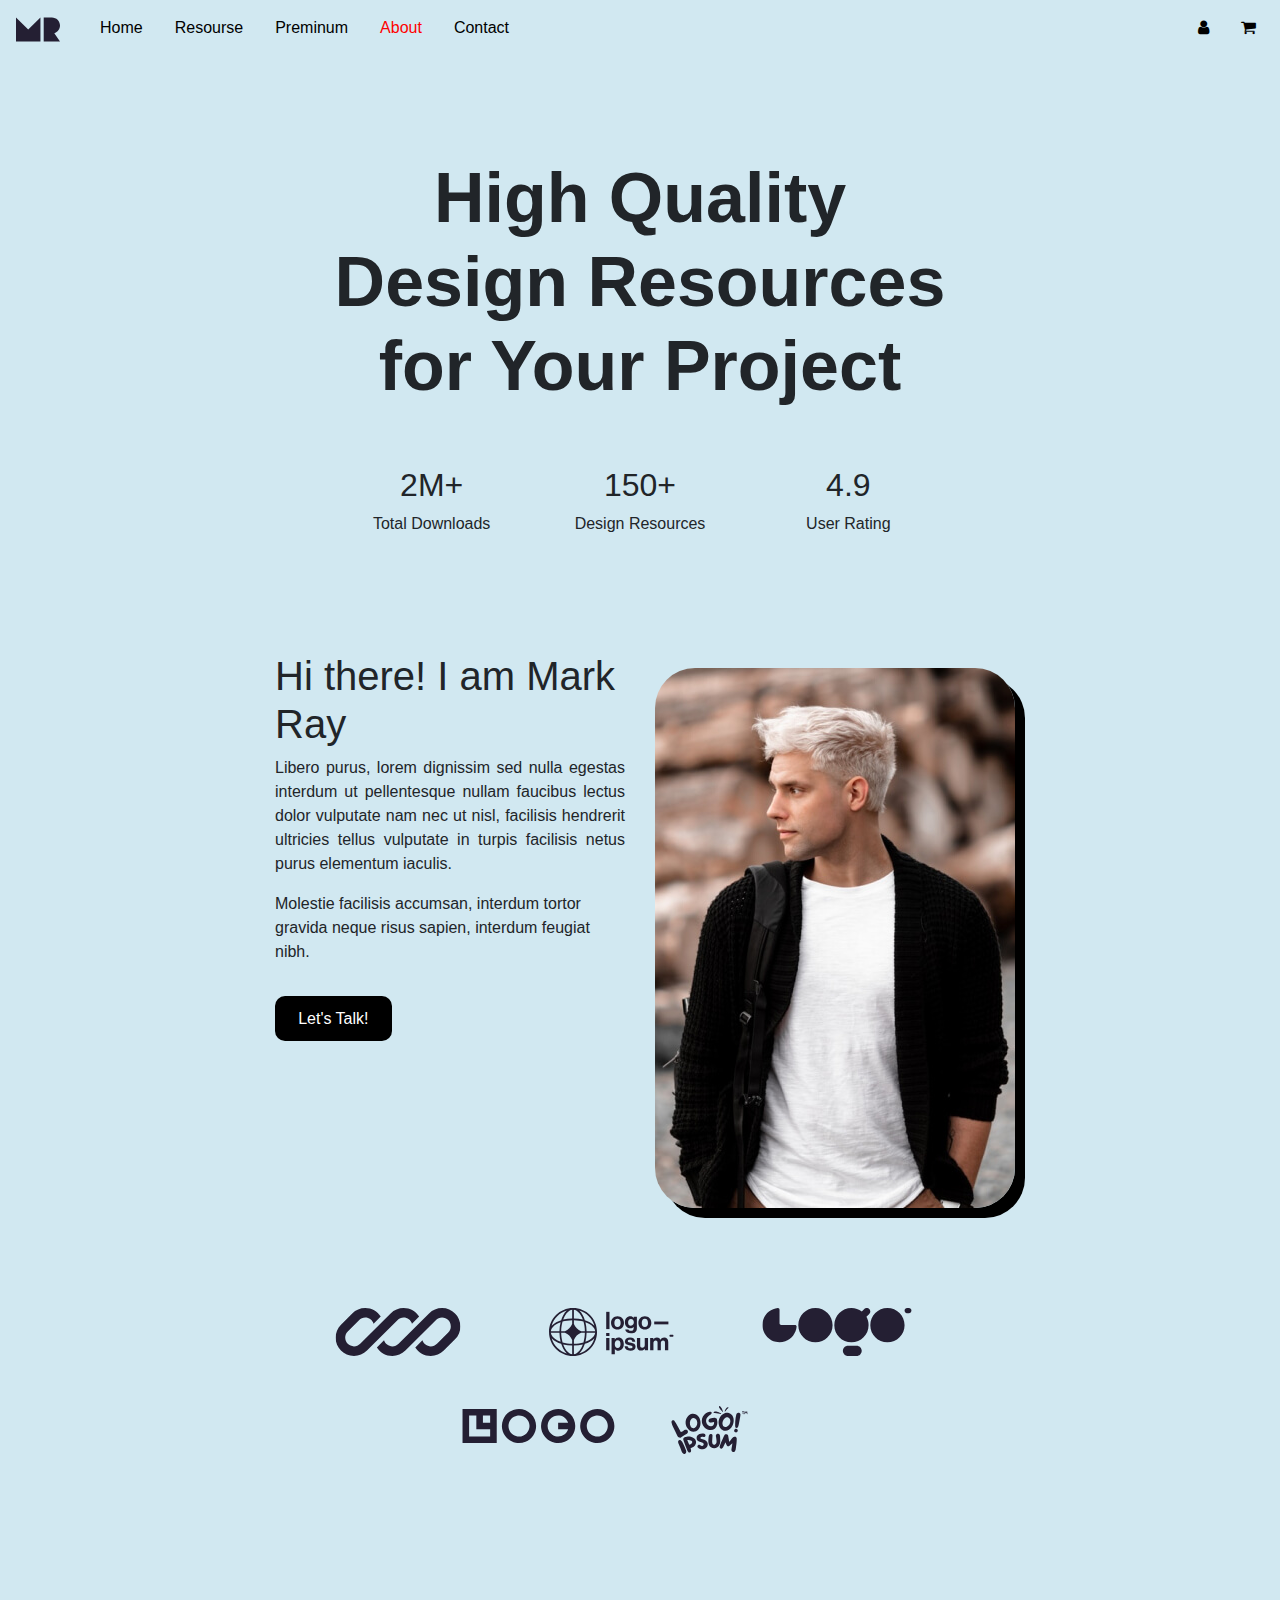
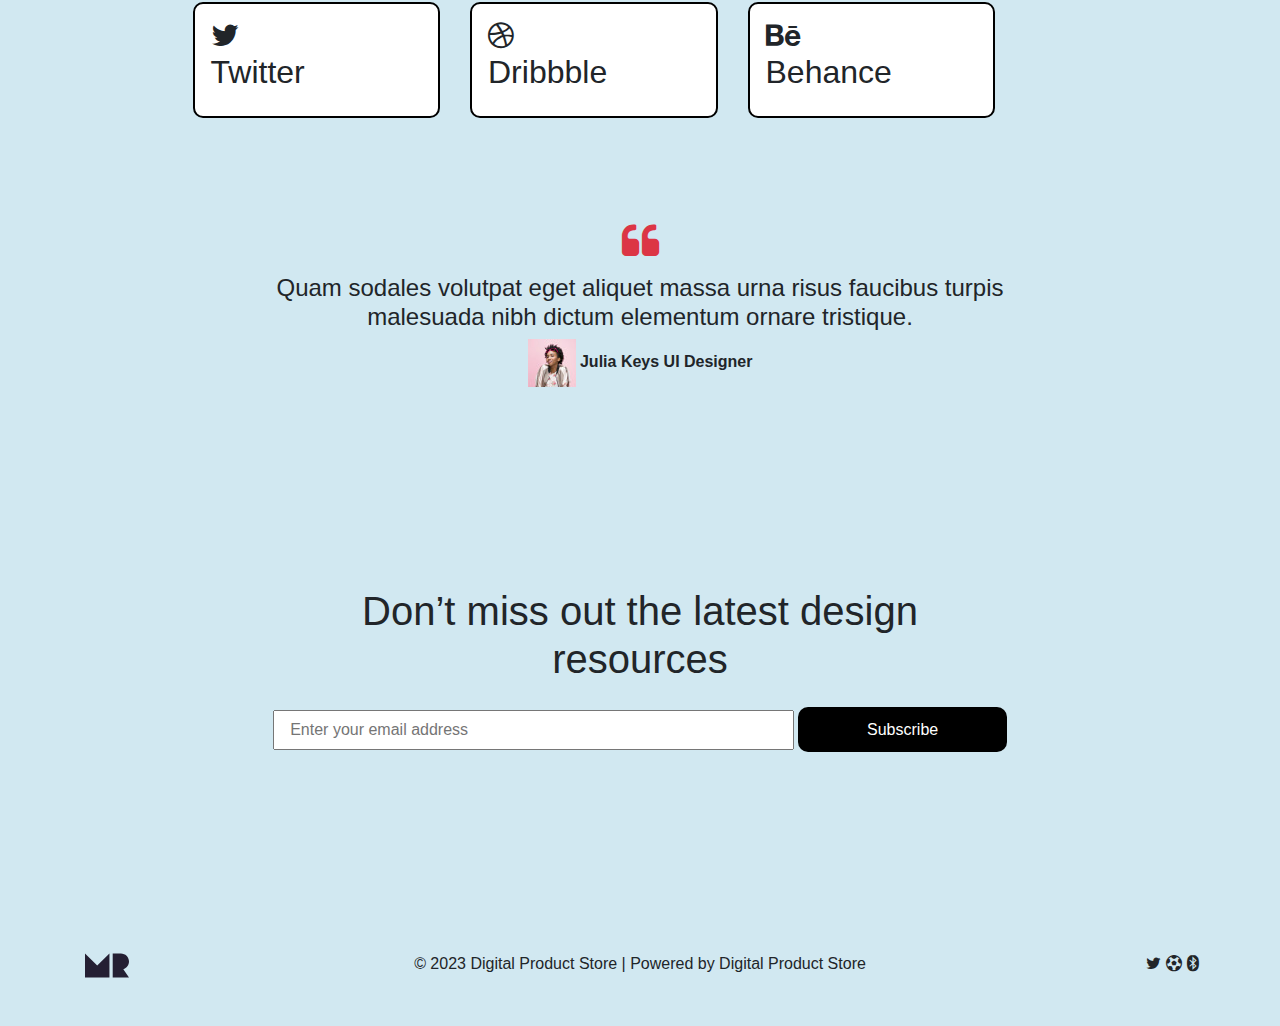
<file: about.html>
<!DOCTYPE html>
<html lang="en">
<head>
    <link rel="stylesheet" href="https://cdnjs.cloudflare.com/ajax/libs/font-awesome/4.7.0/css/font-awesome.min.css">
    <meta charset="UTF-8">
    <meta name="viewport" content="width=device-width, initial-scale=1.0">
    <link rel="stylesheet" href="css.css">
    <title>ABOUT</title>

    <!-- Latest compiled and minified CSS -->
<link rel="stylesheet" href="https://cdn.jsdelivr.net/npm/bootstrap@4.6.2/dist/css/bootstrap.min.css">

<!-- jQuery library -->
<script src="https://cdn.jsdelivr.net/npm/jquery@3.7.1/dist/jquery.slim.min.js"></script>

<!-- Popper JS -->
<script src="https://cdn.jsdelivr.net/npm/popper.js@1.16.1/dist/umd/popper.min.js"></script>

<!-- Latest compiled JavaScript -->
<script src="https://cdn.jsdelivr.net/npm/bootstrap@4.6.2/dist/js/bootstrap.bundle.min.js"></script>

</head>
<body class="bgs">
   
<nav class="navbar navbar-expand-md  ">
    <a class="navbar-brand" href="#"><img src="img/i1.svg" alt=""></a>
    <button class="navbar-toggler" type="button" data-toggle="collapse" data-target="#collapsibleNavbar">
        <i class="fa fa-bars" aria-hidden="true"></i>
    </button>
    <div class="collapse navbar-collapse" id="collapsibleNavbar">
      <ul class="navbar-nav">
        <li class="nav-item">
          <a class="nav-link ml-3" href="index.html"><span class="tcr">Home</span></a>
        </li>
        <li class="nav-item">
          <a class="nav-link ml-3 tcr" href="resourse.html">Resourse</a>
        </li>
        <li class="nav-item">
          <a class="nav-link ml-3 tcr" href="pre.html">Preminum</a>
        </li>
        <li class="nav-item">
            <a class="nav-link ml-3 tcrm" href="about.html">About</a>
          </li>
          <li class="nav-item">
            <a class="nav-link ml-3 tcr" href="contact.html">Contact</a>
          </li> 
          
         
      </ul>
      <ul class="navbar-nav ml-auto">
        <li class="nav-item">
          <a class="nav-link ml-3 tcr" href="#"> <i class="fa fa-user" aria-hidden="true"></i></a>
        </li>
        <li class="nav-item">
          <a class="nav-link ml-3 tcr" href="#"><i class="fa fa-shopping-cart" aria-hidden="true"></i></a>
        </li>
        
         
      </ul>
    </div>  
  </nav>
  <div class="bs1"></div>
  <!-- navbar -->


<div class="col-md-12">
    <center>
        <h1 class="" style="font-size: 70px;"><b>High Quality <br>Design Resources<br> for Your Project</b></h1>

        <div class="bs3"></div>

<div class="col-md-12">
    <div class="row">
        <div class="col-md-3 "></div>
       
            <div class="col-md-2 col-4 ">
            <h2>2M+</h2>
            <p> Total Downloads</p>
        </div>
            
             
        <div class="col-md-2 col-4">
          
            <h2> 150+</h2>
            <p> Design Resources</p></div>
            <div class="col-md-2 col-4">
        
            <h2> 4.9</h2>
            <p> User Rating</p>
            </div>
        </div>
        <div class="col-md-3"></div>
    </div>
</div>
           
                </center>
                
        <!--  -->
<div class="bs1"></div>
        <div class="container">
            <div class="row">
                <div class="col-md-2"></div>
                <div class="col-md-4">
                    <h1>
                        Hi there!
                        I am Mark Ray
                    </h1>

                    <p class="text-justify">
                        Libero purus, lorem dignissim sed nulla egestas interdum ut pellentesque nullam faucibus lectus dolor vulputate nam nec ut nisl, facilisis hendrerit ultricies tellus vulputate in turpis facilisis netus purus elementum iaculis.
                    </p>

                    <p>
                        Molestie facilisis accumsan, interdum tortor gravida neque risus sapien, interdum feugiat nibh.
                    </p>
<button class="bu1 mt-3 col-md-4 col-12">Let's Talk!</button>
        

                </div>
                <div class="col-md-4 mt-3">
                    <img src="img/i2.jpg" alt="" class="box1">
                </div>
                <div class="col-md-2"></div>
            </div>
        </div>

        <div class="bs1"></div>

        <!--  -->

        <div class="col-md-12">
            <div class="row">
                <div class="col-md-3 "></div>

                <div class="col-md-2 col-6">
                    <img src="img/i30.svg" alt="">
                </div>

                    
                    <div class="col-md-2 col-6">
                        <img src="img/i31.svg" alt=""> 
                    </div>
                    <div class="col-md-2 col-6">
                        <img src="img/i32.svg" alt="">

                    </div>
                    
                    
                <div class="col-md-3"></div>
            </div>
        </div>
<div class="bs3"></div>
        <!--  -->

        <div class="col-md-12">
            <div class="row">
                <div class="col-md-4"></div>
                <div class="col-md-2 col-6">
                    <img src="img/i33.svg" alt="" class="ml-3">

                </div>
                <div class="col-md-2 col-6"
                >
                <img src="img/i35.svg" alt="" class="ml-3">
            </div>
                <div class="col-md-4 "></div>
            </div>
        </div>

        <div class="bs1"></div>

        <!--  -->

        <div class="container">
            <div class="col-md-12">
                <div class="row">
                <div class="col-md-1"></div>
                <div class="col-md-3 ">
                    <div class="col-md-12 box5 p-3 mt-5">
                        <i class="fa fa-twitter" aria-hidden="true" style="font-size: 30px;"></i>
                        <h2>Twitter</h2>
                    </div>

                </div>
                <div class="col-md-3">
                    <div class="col-md-12 box5 p-3 mt-5">
                        <i class="fa fa-dribbble" aria-hidden="true" style="font-size: 30px;"></i>
                        <h2>Dribbble</h2>
                    </div>
                </div>
                <div class="col-md-3">
                    <div class="col-md-12 box5 p-3 mt-5">
                        <i class="fa fa-behance" aria-hidden="true" style="font-size: 30px;"></i>
                        <h2>Behance</h2>
                    </div>
                </div>
                <div class="col-md-1"></div>
                </div>
            </div>
        </div>

        <div class="bs1"></div>

        <center>
           <h1> <i class="fa fa-quote-left text-danger " aria-hidden="true"></i></h1>
            <h4>Quam sodales volutpat eget aliquet massa urna risus faucibus turpis
                <br> malesuada nibh dictum elementum ornare tristique.</h4>
                <img src="img/i21.jpg" alt="">
                <span><b>Julia Keys UI Designer</b></span>
        </center>

        <div class="bs1"></div>

        <!--footer -->

<center><div class="col-md-12">
    <div class="bs1"></div>
    <h1>Don’t miss out the latest design<br> resources</h1>

    <input type="email" name="" id="" placeholder="Enter your email address" style="height:40px;" class="col-12 col-md-5">
    <button class="bu1 mt-3 col-12 col-md-2">Subscribe</button>
<div class="bs2"></div>

</center>

</div>
<div class="col-md-12">
    <div class="row">
        <div class="col-md-2">
            <center>
            <img src="img/i1.svg" alt="">
        </center>
        </div>
        <div class="col-md-8">
            <center>
            <p>© 2023 Digital Product Store | Powered by Digital Product Store</p></center>
        </div>
        <div class="col-md-2 text-right">
            <center>
            <i class="fa fa-twitter" aria-hidden="true"></i>
            <i class="fa fa-futbol-o" aria-hidden="true"></i>
            <i class="fa fa-bluetooth" aria-hidden="true"></i>
        </center>
            <div class="bs3"></div>
        </div>
    </div>
</div>
    

        
    
    






















</body></html>
</file>
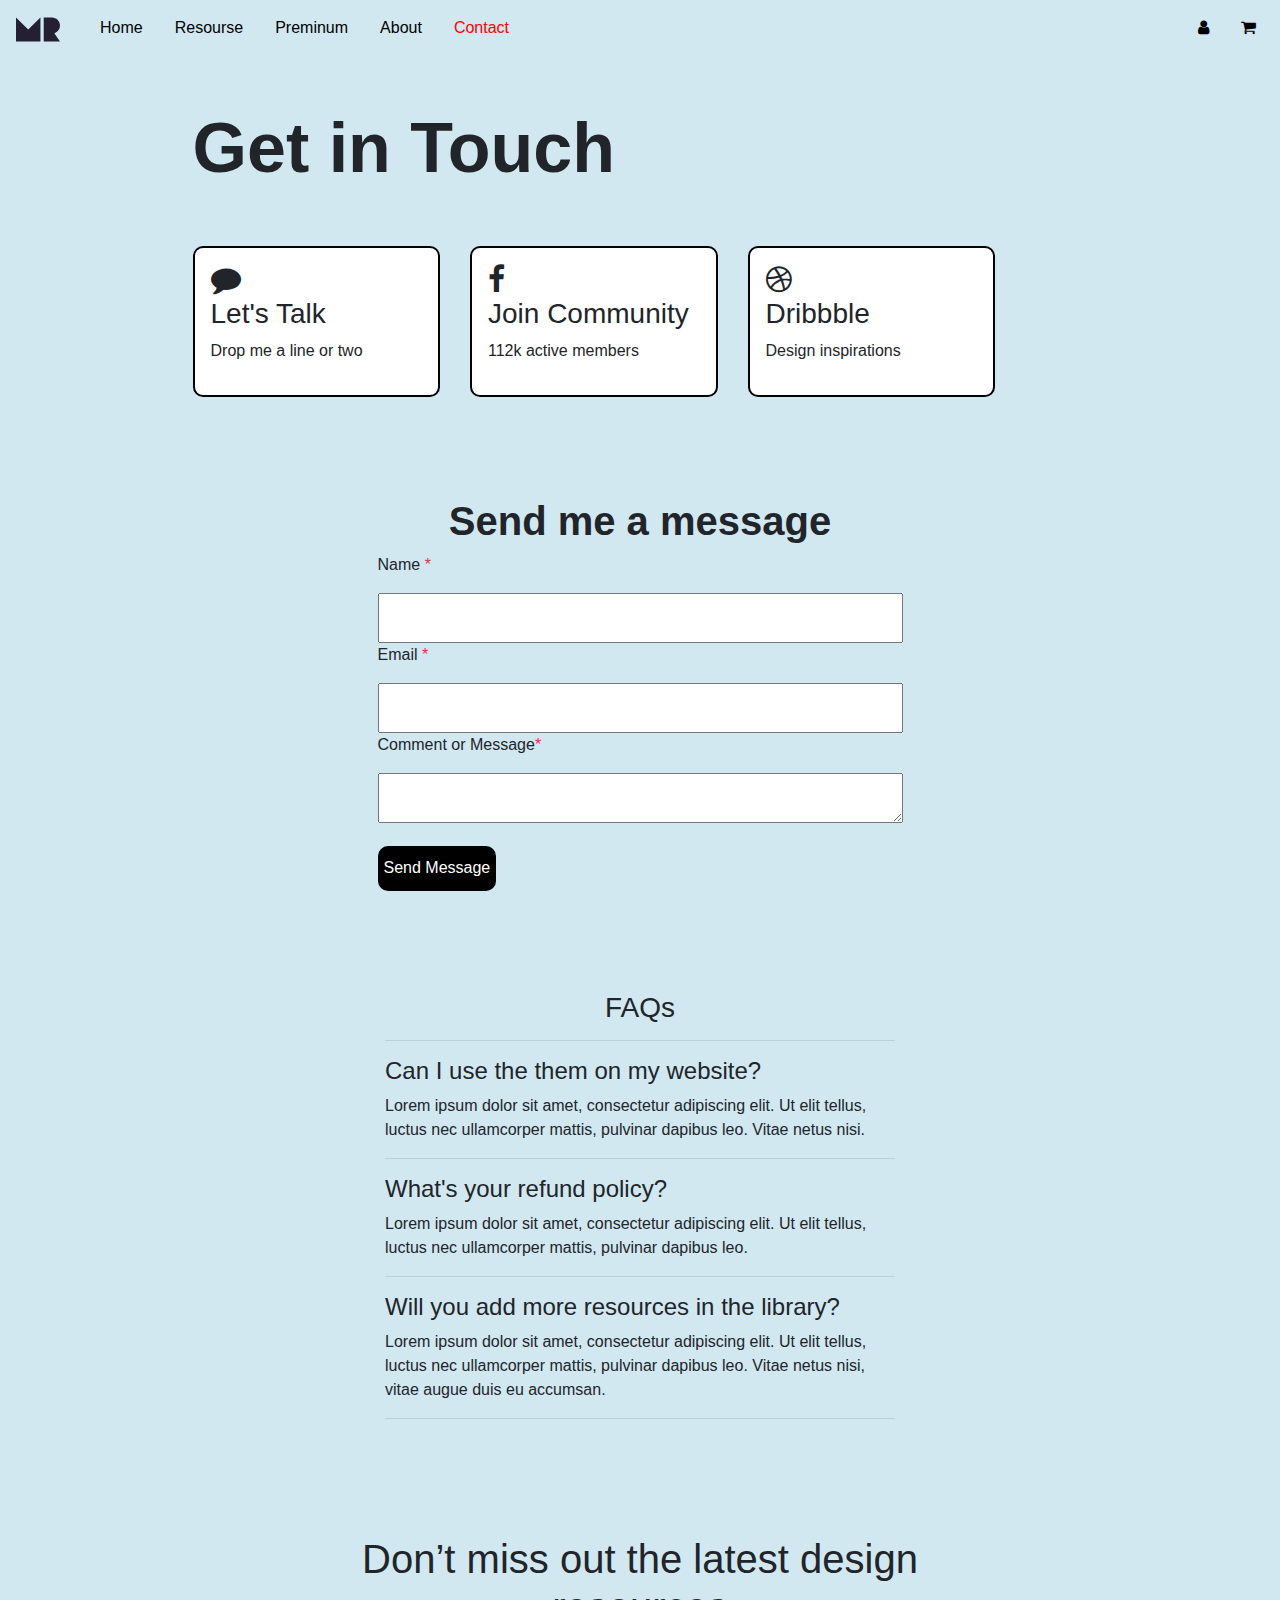
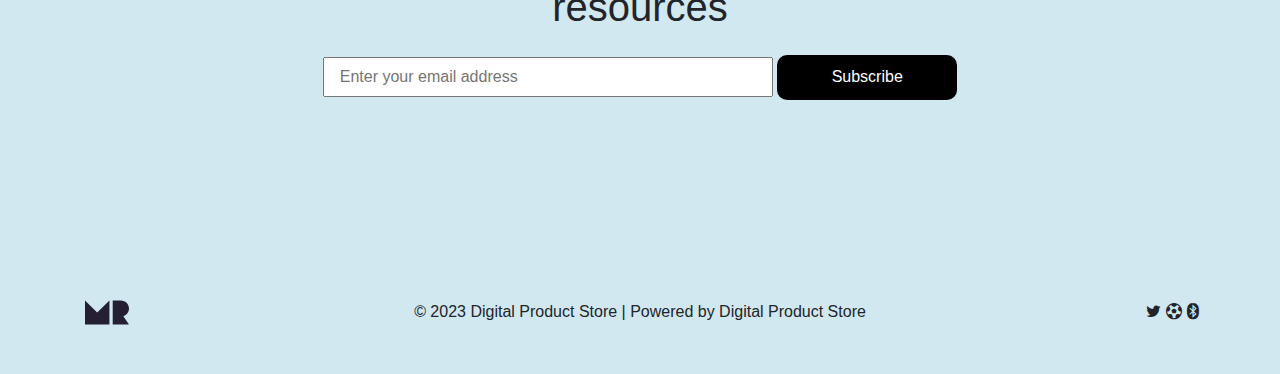
<file: contact.html>
<!DOCTYPE html>
<html lang="en">
<head>
    <link rel="stylesheet" href="https://cdnjs.cloudflare.com/ajax/libs/font-awesome/4.7.0/css/font-awesome.min.css">
    <meta charset="UTF-8">
    <meta name="viewport" content="width=device-width, initial-scale=1.0">
    <link rel="stylesheet" href="css.css">
    <title>Contact</title>

    <!-- Latest compiled and minified CSS -->
<link rel="stylesheet" href="https://cdn.jsdelivr.net/npm/bootstrap@4.6.2/dist/css/bootstrap.min.css">

<!-- jQuery library -->
<script src="https://cdn.jsdelivr.net/npm/jquery@3.7.1/dist/jquery.slim.min.js"></script>

<!-- Popper JS -->
<script src="https://cdn.jsdelivr.net/npm/popper.js@1.16.1/dist/umd/popper.min.js"></script>

<!-- Latest compiled JavaScript -->
<script src="https://cdn.jsdelivr.net/npm/bootstrap@4.6.2/dist/js/bootstrap.bundle.min.js"></script>

</head>
<body class="bgs">
   
<nav class="navbar navbar-expand-md  ">
    <a class="navbar-brand" href="#"><img src="img/i1.svg" alt=""></a>
    <button class="navbar-toggler" type="button" data-toggle="collapse" data-target="#collapsibleNavbar">
        <i class="fa fa-bars" aria-hidden="true"></i>
    </button>
    <div class="collapse navbar-collapse" id="collapsibleNavbar">
      <ul class="navbar-nav">
        <li class="nav-item">
          <a class="nav-link ml-3" href="index.html"><span class="tcr">Home</span></a>
        </li>
        <li class="nav-item">
          <a class="nav-link ml-3 tcr" href="resourse.html">Resourse</a>
        </li>
        <li class="nav-item">
          <a class="nav-link ml-3 tcr" href="pre.html">Preminum</a>
        </li>
        <li class="nav-item">
            <a class="nav-link ml-3 tcr" href="about.html">About</a>
          </li>
          <li class="nav-item">
            <a class="nav-link ml-3 tcrm" href="contact.html">Contact</a>
          </li> 
          
         
      </ul>
      <ul class="navbar-nav ml-auto">
        <li class="nav-item">
          <a class="nav-link ml-3 tcr" href="#"> <i class="fa fa-user" aria-hidden="true"></i></a>
        </li>
        <li class="nav-item">
          <a class="nav-link ml-3 tcr" href="#"><i class="fa fa-shopping-cart" aria-hidden="true"></i></a>
        </li>
        
         
      </ul>
    </div>  
  </nav>
  
  <!-- navbar -->
<DIV class="bs3"></DIV>
  <div class="container">

<div class="col-md-12 ">
    <div class="row">
        <div class="col-md-1"></div>
        <div class="col-md-6">
            <h1 class="" style="font-size:70px"><B>Get in Touch</B></h1>
        </div>
        <div class="col-md-5"></div>
    </div>
</div>


  </div>

  <!-- footer -->

  <div class="container">
    <div class="col-md-12 ">
        <div class="row">
        <div class="col-md-1"></div>
        <div class="col-md-3 ">
            <div class="col-md-12 box5 p-3 mt-5">
                <i class="fa fa-comment" aria-hidden="true" style="font-size: 30px;"></i>
                <h3>Let's Talk</h3>
                <p>Drop me a line or two</p>
            </div>

        </div>
        <div class="col-md-3">
            <div class="col-md-12 box5 p-3 mt-5">
                <i class="fa fa-facebook" aria-hidden="true" style="font-size: 30px;"></i>
                <h3>Join Community</h3>
                <p>112k active members</p>
            </div>
        </div>
        <div class="col-md-3">
            <div class="col-md-12 box5 p-3 mt-5">
                <i class="fa fa-dribbble" aria-hidden="true" style="font-size: 30px;"></i>
                <h3>Dribbble</h3>
                <p>Design inspirations</p>
            </div>
        </div>
        <div class="col-md-1"></div>
        </div>
    </div>
</div>

<div class="bs1"></div>


<!--  -->

<div class="container">
<div class="col-md-12">
    <div class="row">
        
        <div class="col-md-3 "></div>
        <div class="col-md-6 "  >
        
        <center><h1><b>Send me a message</b></h1></center>


        <p>Name <span class="text-danger">*</span></p>
        <input type="text " style="height:50px;width:100%;">

        <p>Email <span class="text-danger">*</span></p>
        <input type="email" style="height:50px;width:100%;">

        <p>Comment or Message<span class="text-danger">*</span></p>
        <textarea  style="height:50px;width:100%;"></textarea>

        <button class="bu1 mt-3">Send Message</button>

        <div class="bs1"></div>



        
        </div>
        <div class="col-md-3" >

        </div>
    </div>
</div>



<div class="container">
    <div class="col-md-12">
        <div class="row">
            <div class="col-md-3"></div>
            <div class="col-md-6">
                <center><h3>FAQs</h3></center>
                <hr>

                <h4>Can I use the them on my website?</h4>
                <p>Lorem ipsum dolor sit amet, consectetur adipiscing elit. Ut elit tellus, luctus nec ullamcorper mattis, pulvinar dapibus leo. Vitae netus nisi.</p>
                <hr>

                <!--  -->

                <h4>What's your refund policy?</h4>

                <p>Lorem ipsum dolor sit amet, consectetur adipiscing elit. Ut elit tellus, luctus nec ullamcorper mattis, pulvinar dapibus leo.</p>
                <hr>

                <!--  -->

                <h4>
                    Will you add more resources in the library?</h4>
                    <p>Lorem ipsum dolor sit amet, consectetur adipiscing elit. Ut elit tellus, luctus nec ullamcorper mattis, pulvinar dapibus leo. Vitae netus nisi, vitae augue duis eu accumsan.</p>
                <hr>

            </div>
            <div class="col-md-3"></div>
        </div>

    </div>
    
</div>

<!--  -->


<center><div class="col-md-12">
    <div class="bs1"></div>
    <h1>Don’t miss out the latest design<br> resources</h1>

    <input type="email" name="" id="" placeholder="Enter your email address" style="height:40px;" class="col-12 col-md-5">
    <button class="bu1 mt-3 col-12 col-md-2">Subscribe</button>
<div class="bs2"></div>

</center>

</div>
<div class="col-md-12">
    <div class="row">
        <div class="col-md-2">
            <center>
            <img src="img/i1.svg" alt="">
        </center>
        </div>
        <div class="col-md-8">
            <center>
            <p>© 2023 Digital Product Store | Powered by Digital Product Store</p></center>
        </div>
        <div class="col-md-2 text-right">
            <center>
            <i class="fa fa-twitter" aria-hidden="true"></i>
            <i class="fa fa-futbol-o" aria-hidden="true"></i>
            <i class="fa fa-bluetooth" aria-hidden="true"></i>
        </center>
            <div class="bs3"></div>
        </div>
    </div>
</div>


</body>
</html>
</file>
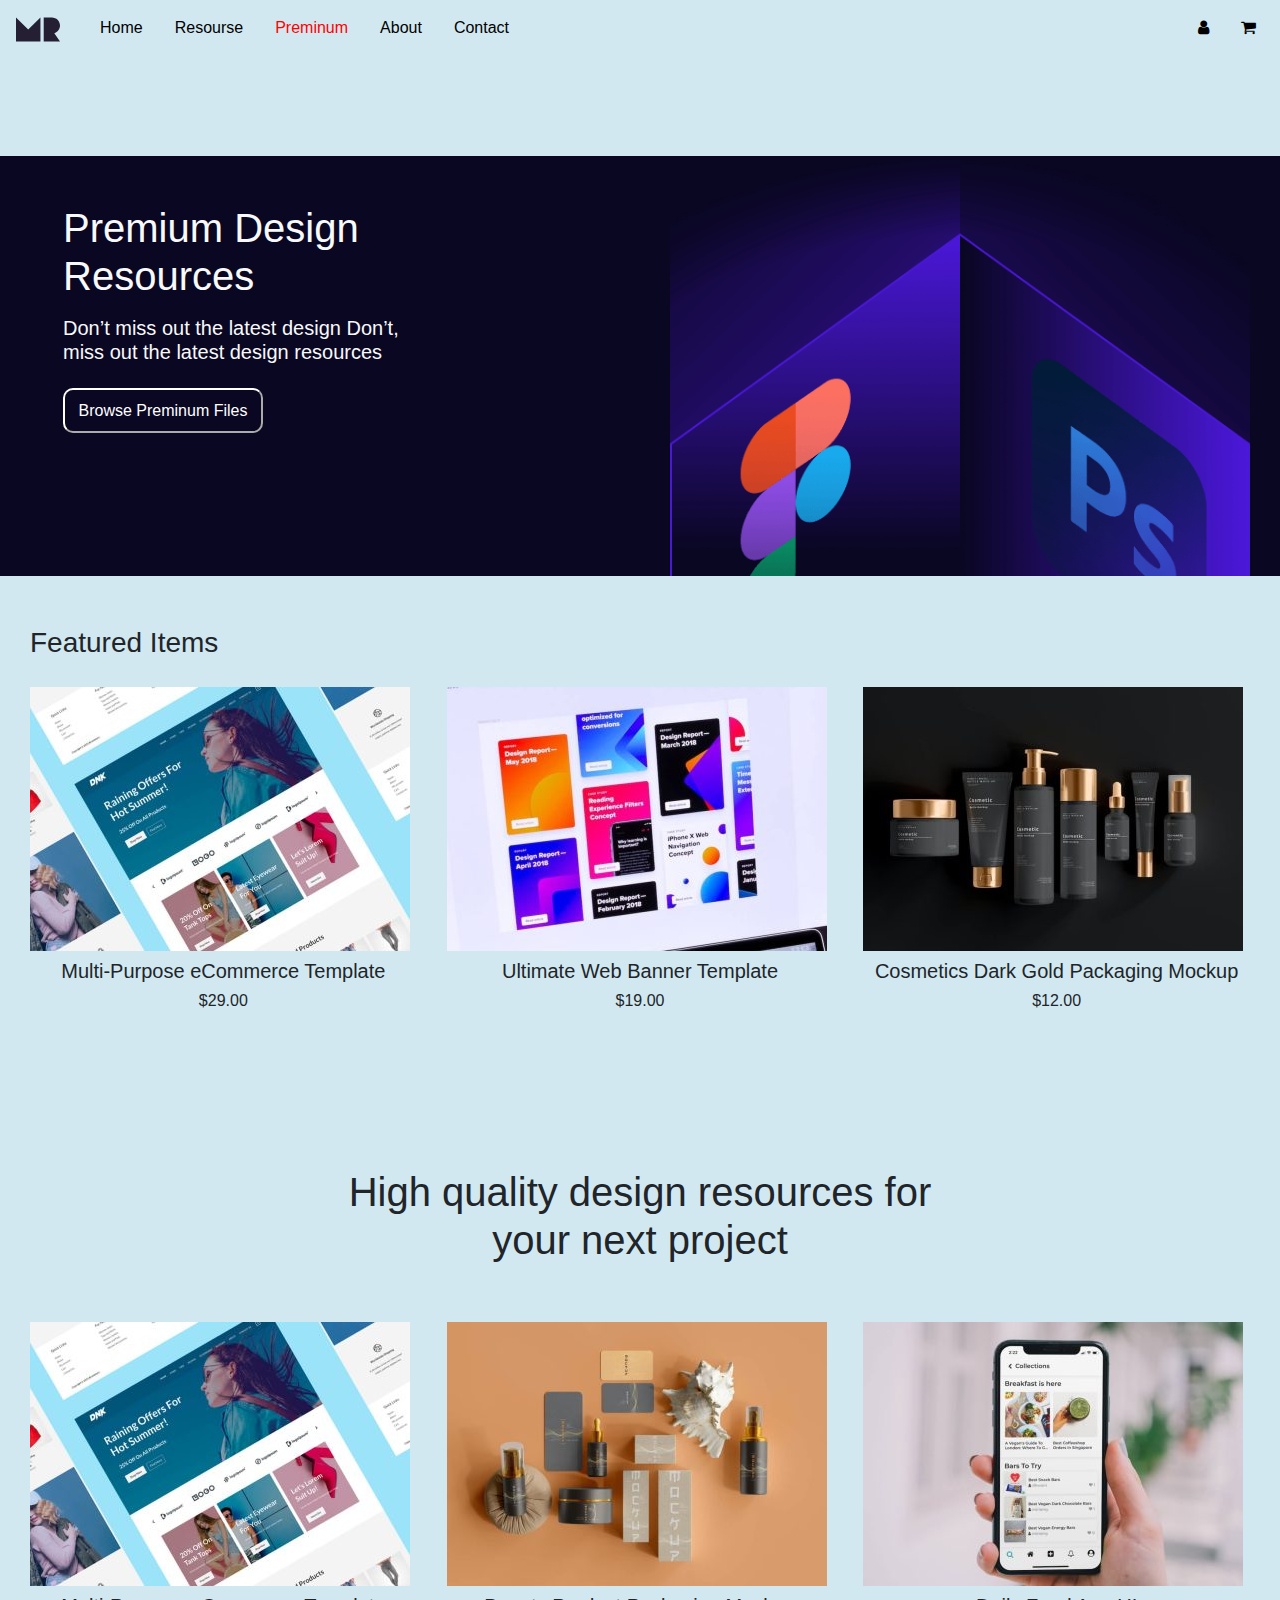
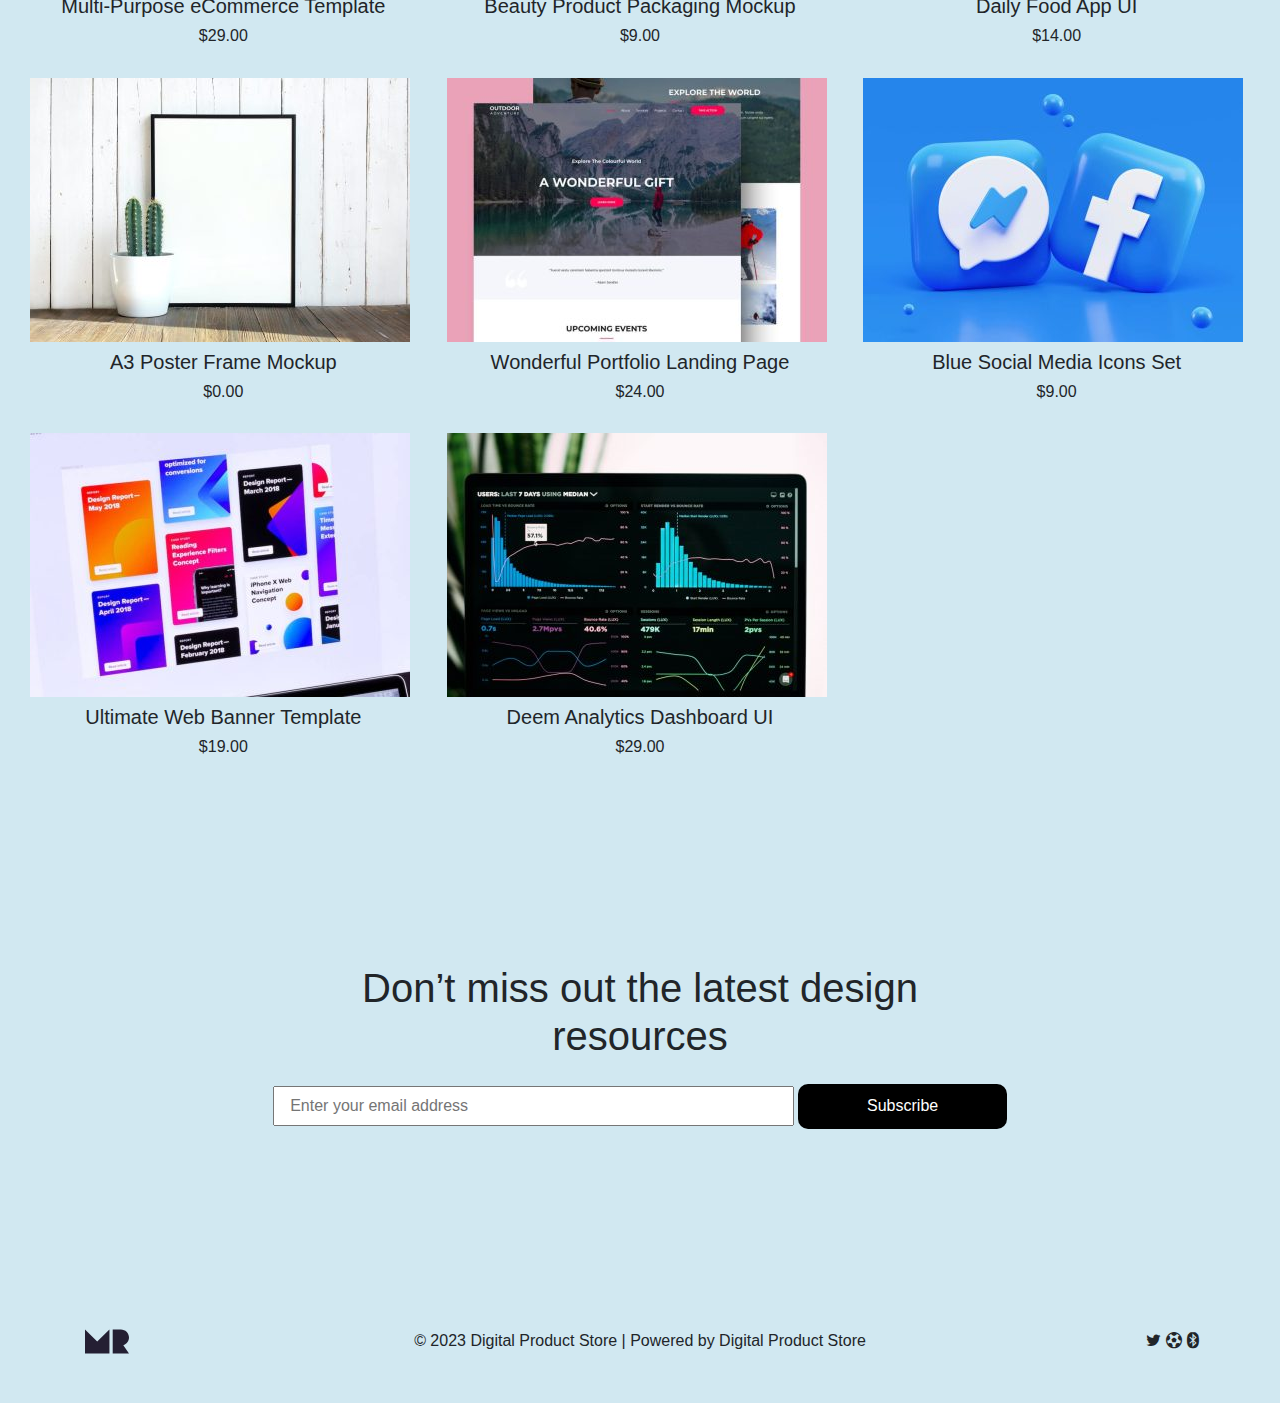
<file: pre.html>
<!DOCTYPE html>
<html lang="en">
<head>
    <link rel="stylesheet" href="https://cdnjs.cloudflare.com/ajax/libs/font-awesome/4.7.0/css/font-awesome.min.css">
    <meta charset="UTF-8">
    <meta name="viewport" content="width=device-width, initial-scale=1.0">
    <link rel="stylesheet" href="css.css">
    <title>Premimum</title>

    <!-- Latest compiled and minified CSS -->
<link rel="stylesheet" href="https://cdn.jsdelivr.net/npm/bootstrap@4.6.2/dist/css/bootstrap.min.css">

<!-- jQuery library -->
<script src="https://cdn.jsdelivr.net/npm/jquery@3.7.1/dist/jquery.slim.min.js"></script>

<!-- Popper JS -->
<script src="https://cdn.jsdelivr.net/npm/popper.js@1.16.1/dist/umd/popper.min.js"></script>

<!-- Latest compiled JavaScript -->
<script src="https://cdn.jsdelivr.net/npm/bootstrap@4.6.2/dist/js/bootstrap.bundle.min.js"></script>

</head>
<body class="bgs">
   
<nav class="navbar navbar-expand-md  ">
    <a class="navbar-brand" href="#"><img src="img/i1.svg" alt=""></a>
    <button class="navbar-toggler" type="button" data-toggle="collapse" data-target="#collapsibleNavbar">
        <i class="fa fa-bars" aria-hidden="true"></i>
    </button>
    <div class="collapse navbar-collapse" id="collapsibleNavbar">
      <ul class="navbar-nav">
        <li class="nav-item">
          <a class="nav-link ml-3" href="index.html"><span class="tcr">Home</span></a>
        </li>
        <li class="nav-item">
          <a class="nav-link ml-3 tcr" href="resourse.html">Resourse</a>
        </li>
        <li class="nav-item">
          <a class="nav-link ml-3 tcrm" href="pre.html">Preminum</a>
        </li>
        <li class="nav-item">
            <a class="nav-link ml-3 tcr" href="about.html">About</a>
          </li>
          <li class="nav-item">
            <a class="nav-link ml-3 tcr" href="contact.html">Contact</a>
          </li> 
          
         
      </ul>
      <ul class="navbar-nav ml-auto">
        <li class="nav-item">
          <a class="nav-link ml-3 tcr" href="#"> <i class="fa fa-user" aria-hidden="true"></i></a>
        </li>
        <li class="nav-item">
          <a class="nav-link ml-3 tcr" href="#"><i class="fa fa-shopping-cart" aria-hidden="true"></i></a>
        </li>
        
         
      </ul>
    </div>  
  </nav>
  
  <!-- navbar -->
 <div class="bs1"></div>
  <!--  -->


  <div class="container-">
    <div class="col-md-12 ">
        <div class="row">
            <div class="col-md-6 bgp ">
                
                <h1 class="text-light mt-5 ml-5" >Premium Design <br>Resources</h1>
            <h5 class="text-light mt-3 ml-5">Don’t miss out the latest design Don’t,<br> miss out the latest design resources</h5>
<button class="bu3 mt-3 ml-5">Browse Preminum Files</button>

            </div>
           
            <div class="col-md-6 bgp   " >
                <img src="img/i20.png" alt="" class="col-md-12">
            </div>
        </div>
        </div>
    </div>
<!--  -->

<div class="bs3"></div>
<div class="container-fluid">
    <div class="col-md-12"><h3>Featured Items</h3></div></div>
<div class="col-md-12" style="height:20px"></div>
    <div class="container-fluid">
        <div class="col-md-12">
            <div class="row">
                <div class="col-md-4">
                <div><img src="img/i14.jpg" alt="">
                   <center><h5 class="mt-2">Multi-Purpose eCommerce Template</h5>
    <h6>$29.00</h6>
                </div>
    
            </div>
    
            <div class="col-md-4">
                <div><img src="img/i15.jpg" alt="">
                   <center><h5 class="mt-2">Ultimate Web Banner Template</h5>
    <h6>$19.00</h6>
                </div>
    
            </div>
    
            <div class="col-md-4">
                <div><img src="img/i24.jpg" alt="">
                   <center><h5 class="mt-2">
                    Cosmetics Dark Gold Packaging Mockup</h5>
    <h6>$12.00</h6>
                </div>
    
            </div>
    
            </div>
        </div>
    </div>
    <div class="bs1"></div>
    <div class="bs3"></div>


<center>
    <h1>High quality design resources for<br> your next project</h1></center>

    <div class="bs3"></div>



   
        
        <!--  -->
        <div class="container-fluid">
        <div class="col-md-12">
            <div class="row">
                <div class="col-md-4">
                    <div><img src="img/i5.jpg" alt="">
                       <center><h5 class="mt-2">Multi-Purpose eCommerce Template</h5>
        <h6>$29.00</h6>
                    </div>
        
                </div>
        
                <div class="col-md-4">
                    <div><img src="img/i6.jpg" alt="">
                       <center><h5 class="mt-2">Beauty Product Packaging Mockup</h5>
        <h6>$9.00</h6>
                    </div>
        
                </div>
        
                <div class="col-md-4">
                    <div><img src="img/i7.jpg" alt="">
                       <center><h5 class="mt-2">Daily Food App UI</h5>
        <h6>$14.00</h6>
                    </div>
        
                    <br>
                </div>
                <div class="col-md-4">
                    <div><img src="img/i8.jpg" alt="">
                       <center><h5 class="mt-2">A3 Poster Frame Mockup</h5>
        <h6>$0.00</h6>
                    </div>
        
                </div>
        
                <div class="col-md-4">
                    <div><img src="img/i9.jpg" alt="">
                       <center><h5 class="mt-2"> Wonderful Portfolio Landing Page</h5>
        <h6>$24.00</h6>
                    </div>
        
                </div>
        
                <div class="col-md-4">
                    <div><img src="img/i10.jpg" alt="">
                       <center><h5 class="mt-2">
                        Blue Social Media Icons Set</h5>
        <h6>$9.00</h6>
                    </div>
        <br>
                </div>
        
                <div class="col-md-4">
                    <div><img src="img/i11.jpg" alt="">
                       <center><h5 class="mt-2">Ultimate Web Banner Template</h5>
        <h6>$19.00</h6>
                    </div>
        
                </div>
        
                <div class="col-md-4">
                    <div><img src="img/i12.jpg" alt="">
                       <center><h5 class="mt-2">Deem Analytics Dashboard UI</h5>
        <h6>$29.00</h6>
                    </div>
        
                </div>
        
              
            </div>
        </div>
        
        <!--  --></div>
        
        
    <!--  -->


<!--footer  -->
<div class="bs1"></div>
<center><div class="col-md-12">
    <div class="bs1"></div>
    <h1>Don’t miss out the latest design<br> resources</h1>

    <input type="email" name="" id="" placeholder="Enter your email address" style="height:40px;" class="col-12 col-md-5">
    <button class="bu1 mt-3 col-12 col-md-2">Subscribe</button>
<div class="bs2"></div>

</center>

</div>
<div class="col-md-12">
    <div class="row">
        <div class="col-md-2">
            <center>
            <img src="img/i1.svg" alt="">
        </center>
        </div>
        <div class="col-md-8">
            <center>
            <p>© 2023 Digital Product Store | Powered by Digital Product Store</p></center>
        </div>
        <div class="col-md-2 text-right">
            <center>
            <i class="fa fa-twitter" aria-hidden="true"></i>
            <i class="fa fa-futbol-o" aria-hidden="true"></i>
            <i class="fa fa-bluetooth" aria-hidden="true"></i>
        </center>
            <div class="bs3"></div>
        </div>
    </div>
</div>

</body></html>
</file>
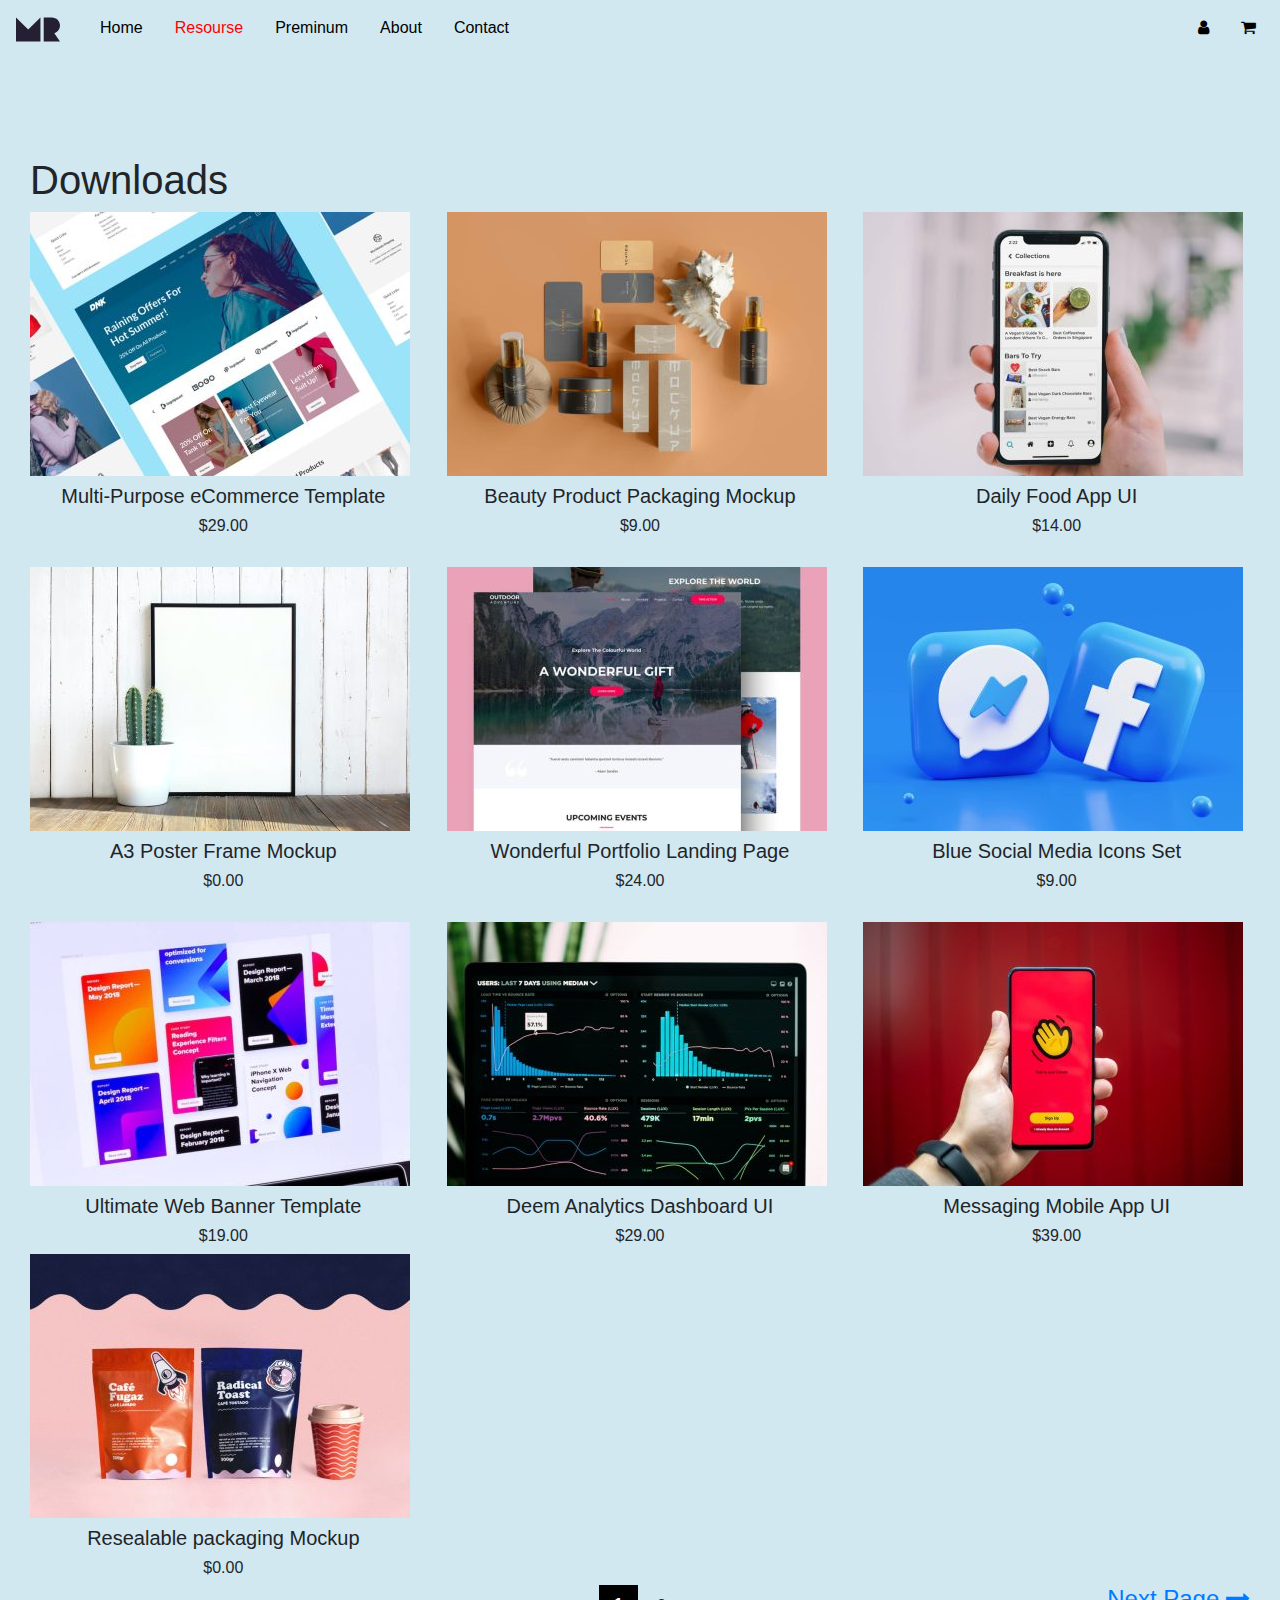
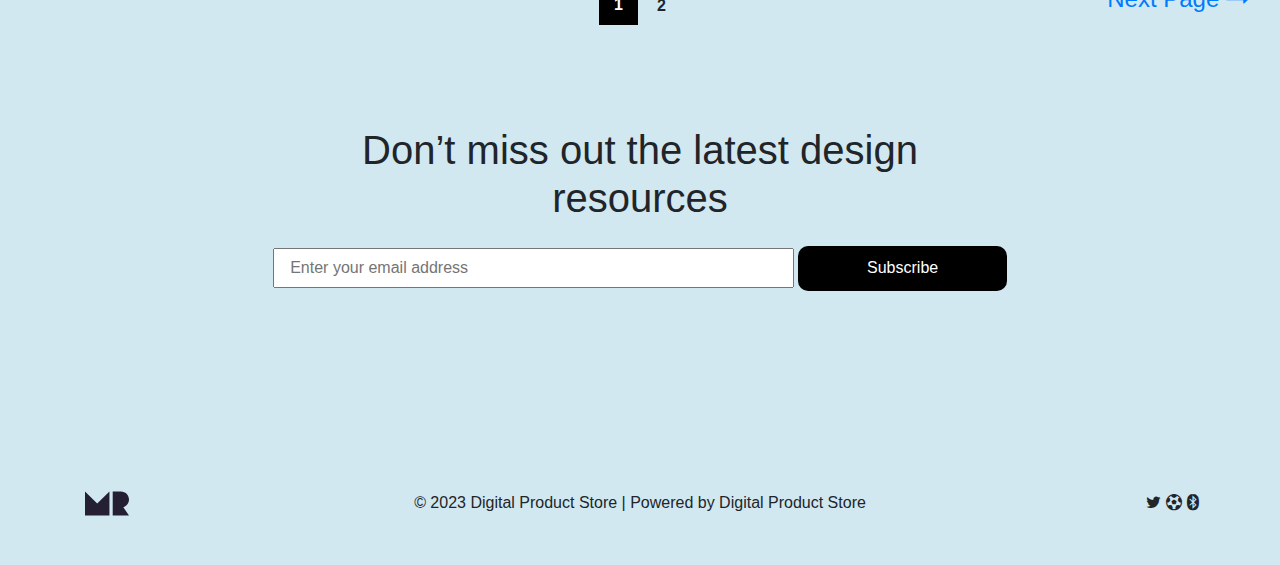
<file: resourse.html>
<!DOCTYPE html>
<html lang="en">
<head>
    <link rel="stylesheet" href="https://cdnjs.cloudflare.com/ajax/libs/font-awesome/4.7.0/css/font-awesome.min.css">
    <meta charset="UTF-8">
    <meta name="viewport" content="width=device-width, initial-scale=1.0">
    <link rel="stylesheet" href="css.css">
    <title>Resourse</title>

    <!-- Latest compiled and minified CSS -->
<link rel="stylesheet" href="https://cdn.jsdelivr.net/npm/bootstrap@4.6.2/dist/css/bootstrap.min.css">

<!-- jQuery library -->
<script src="https://cdn.jsdelivr.net/npm/jquery@3.7.1/dist/jquery.slim.min.js"></script>

<!-- Popper JS -->
<script src="https://cdn.jsdelivr.net/npm/popper.js@1.16.1/dist/umd/popper.min.js"></script>

<!-- Latest compiled JavaScript -->
<script src="https://cdn.jsdelivr.net/npm/bootstrap@4.6.2/dist/js/bootstrap.bundle.min.js"></script>

</head>
<body class="bgs">
   
<nav class="navbar navbar-expand-md  ">
    <a class="navbar-brand" href="#"><img src="img/i1.svg" alt=""></a>
    <button class="navbar-toggler" type="button" data-toggle="collapse" data-target="#collapsibleNavbar">
        <i class="fa fa-bars" aria-hidden="true"></i>
    </button>
    <div class="collapse navbar-collapse" id="collapsibleNavbar">
      <ul class="navbar-nav">
        <li class="nav-item">
          <a class="nav-link ml-3 tcr" href="index.html">Home</a>
        </li>
        <li class="nav-item">
          <a class="nav-link ml-3 tcr" href="resourse.html"><span class="tcrm">Resourse</span></a>
        </li>
        <li class="nav-item">
          <a class="nav-link ml-3 tcr" href="pre.html">Preminum</a>
        </li>
        <li class="nav-item">
            <a class="nav-link ml-3 tcr" href="about.html">About</a>
          </li>
          <li class="nav-item">
            <a class="nav-link ml-3 tcr" href="contact.html">Contact</a>
          </li> 
          
         
      </ul>
      <ul class="navbar-nav ml-auto">
        <li class="nav-item">
          <a class="nav-link ml-3 tcr" href="#"> <i class="fa fa-user" aria-hidden="true"></i></a>
        </li>
        <li class="nav-item">
          <a class="nav-link ml-3 tcr" href="#"><i class="fa fa-shopping-cart" aria-hidden="true"></i></a>
        </li>
        
         
      </ul>
    </div>  
  </nav>

  <div class="bs3"></div>
  <div class="bs3"></div>

  <!-- navbar -->

  <div class="container-fluid">
    <div class="col-md-12">
    
        <h1>Downloads</h1>
    </div></div>
    
    <!--  -->
    <div class="container-fluid">
    <div class="col-md-12">
        <div class="row">
            <div class="col-md-4">
                <div><img src="img/i5.jpg" alt="">
                   <center><h5 class="mt-2">Multi-Purpose eCommerce Template</h5>
    <h6>$29.00</h6>
                </div>
    
            </div>
    
            <div class="col-md-4">
                <div><img src="img/i6.jpg" alt="">
                   <center><h5 class="mt-2">Beauty Product Packaging Mockup</h5>
    <h6>$9.00</h6>
                </div>
    
            </div>
    
            <div class="col-md-4">
                <div><img src="img/i7.jpg" alt="">
                   <center><h5 class="mt-2">Daily Food App UI</h5>
    <h6>$14.00</h6>
                </div>
    
                <br>
            </div>
            <div class="col-md-4">
                <div><img src="img/i8.jpg" alt="">
                   <center><h5 class="mt-2">A3 Poster Frame Mockup</h5>
    <h6>$0.00</h6>
                </div>
    
            </div>
    
            <div class="col-md-4">
                <div><img src="img/i9.jpg" alt="">
                   <center><h5 class="mt-2"> Wonderful Portfolio Landing Page</h5>
    <h6>$24.00</h6>
                </div>
    
            </div>
    
            <div class="col-md-4">
                <div><img src="img/i10.jpg" alt="">
                   <center><h5 class="mt-2">
                    Blue Social Media Icons Set</h5>
    <h6>$9.00</h6>
                </div>
    <br>
            </div>
    
            <div class="col-md-4">
                <div><img src="img/i11.jpg" alt="">
                   <center><h5 class="mt-2">Ultimate Web Banner Template</h5>
    <h6>$19.00</h6>
                </div>
    
            </div>
    
            <div class="col-md-4">
                <div><img src="img/i12.jpg" alt="">
                   <center><h5 class="mt-2">Deem Analytics Dashboard UI</h5>
    <h6>$29.00</h6>
                </div>
    
            </div>
    
            <div class="col-md-4">
                <div><img src="img/i13.jpg" alt="">
                   <center><h5 class="mt-2">Messaging Mobile App UI</h5>
    <h6>$39.00</h6>
                </div>
    
            </div>
            
            <div class="col-md-4">
              <div><img src="img/i19.jpg" alt="">
                 <center><h5 class="mt-2">Resealable packaging Mockup</h5>
  <h6>$0.00</h6>
              </div>
  
          </div>
        </div>
    </div>
    
    <!--  --></div>
    <div class="container-fluid">
    <div class="col-md-12">
      <div class="row">
        <div class="col-md-4"></div>
        <div class="col-md-4">
          <center>
          <a href="resourse.html"><button style="background: black;color:white;border:none;width:10%;height:40px"><b>1</b></button></a>
          <a href="resourse2.html"><button style="border: none;width:10%;height:40px" class="btn"><b>2</b></button></a>
        </center>

        </div>
        <div class="col-md-4 text-right">
          <a href="resourse2.html"><h4>Next Page
            <i class="fa fa-long-arrow-right" aria-hidden="true"></i>

          </h4></a>
        </div>
      </div>
    </div>
    </div>





    
    
    

    <!--  -->
<center><div class="col-md-12">
    <div class="bs1"></div>
    <h1>Don’t miss out the latest design<br> resources</h1>

    <input type="email" name="" id="" placeholder="Enter your email address" style="height:40px;" class="col-12 col-md-5">
    <button class="bu1 mt-3 col-12 col-md-2">Subscribe</button>
<div class="bs2"></div>

</center>

</div>
<div class="col-md-12">
  <div class="row">
      <div class="col-md-2">
          <center>
          <img src="img/i1.svg" alt="">
      </center>
      </div>
      <div class="col-md-8">
          <center>
          <p>© 2023 Digital Product Store | Powered by Digital Product Store</p></center>
      </div>
      <div class="col-md-2 text-right">
          <center>
          <i class="fa fa-twitter" aria-hidden="true"></i>
          <i class="fa fa-futbol-o" aria-hidden="true"></i>
          <i class="fa fa-bluetooth" aria-hidden="true"></i>
      </center>
          <div class="bs3"></div>
      </div>
  </div>
</div>
</body>
</html>
</file>
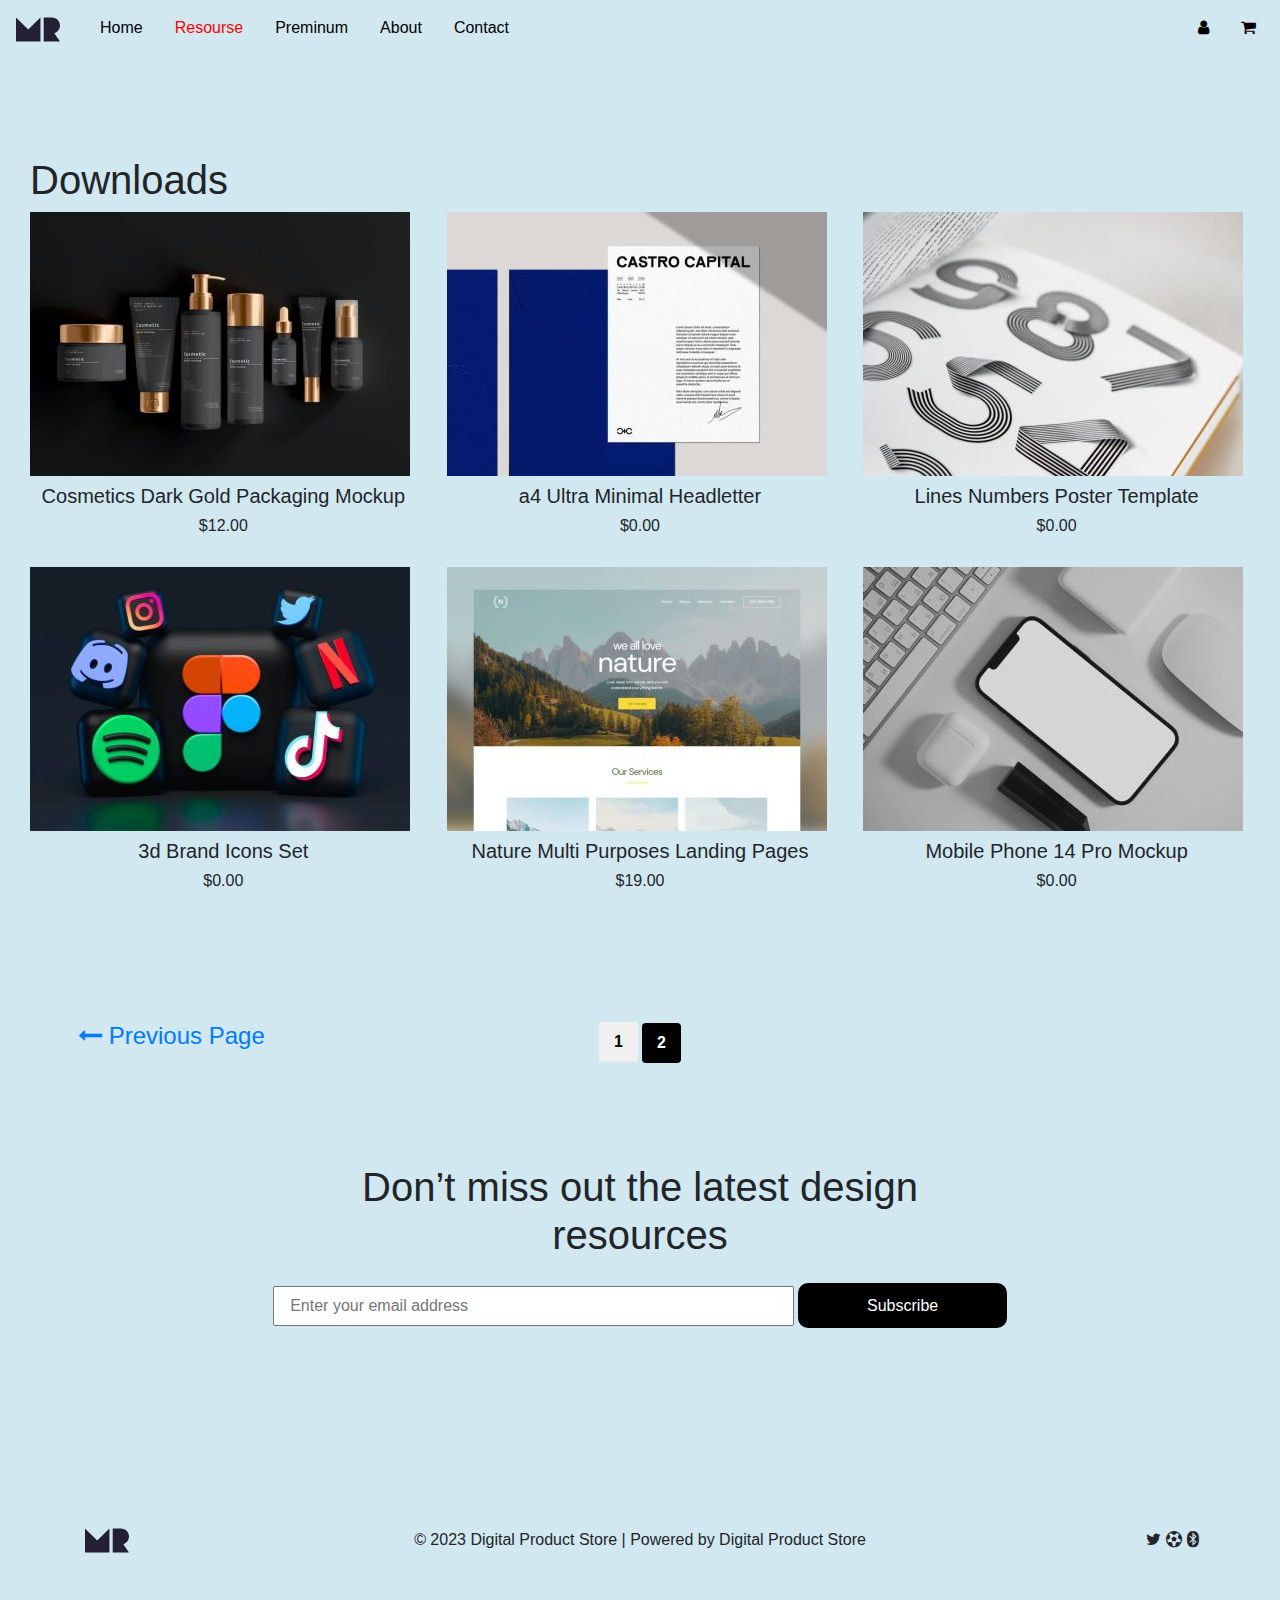
<file: resourse2.html>
<!DOCTYPE html>
<html lang="en">
<head>
    <link rel="stylesheet" href="https://cdnjs.cloudflare.com/ajax/libs/font-awesome/4.7.0/css/font-awesome.min.css">
    <meta charset="UTF-8">
    <meta name="viewport" content="width=device-width, initial-scale=1.0">
    <link rel="stylesheet" href="css.css">
    <title>Resourse2</title>

    <!-- Latest compiled and minified CSS -->
<link rel="stylesheet" href="https://cdn.jsdelivr.net/npm/bootstrap@4.6.2/dist/css/bootstrap.min.css">

<!-- jQuery library -->
<script src="https://cdn.jsdelivr.net/npm/jquery@3.7.1/dist/jquery.slim.min.js"></script>

<!-- Popper JS -->
<script src="https://cdn.jsdelivr.net/npm/popper.js@1.16.1/dist/umd/popper.min.js"></script>

<!-- Latest compiled JavaScript -->
<script src="https://cdn.jsdelivr.net/npm/bootstrap@4.6.2/dist/js/bootstrap.bundle.min.js"></script>

</head>
<body class="bgs">
   
<nav class="navbar navbar-expand-md  ">
    <a class="navbar-brand" href="#"><img src="img/i1.svg" alt=""></a>
    <button class="navbar-toggler" type="button" data-toggle="collapse" data-target="#collapsibleNavbar">
        <i class="fa fa-bars" aria-hidden="true"></i>
    </button>
    <div class="collapse navbar-collapse" id="collapsibleNavbar">
      <ul class="navbar-nav">
        <li class="nav-item">
          <a class="nav-link ml-3 tcr" href="index.html">Home</a>
        </li>
        <li class="nav-item">
          <a class="nav-link ml-3 tcr" href="resourse.html"><span class="tcrm">Resourse</span></a>
        </li>
        <li class="nav-item">
          <a class="nav-link ml-3 tcr" href="pre.html">Preminum</a>
        </li>
        <li class="nav-item">
            <a class="nav-link ml-3 tcr" href="about.html">About</a>
          </li>
          <li class="nav-item">
            <a class="nav-link ml-3 tcr" href="contact.html">Contact</a>
          </li> 
          
         
      </ul>
      <ul class="navbar-nav ml-auto">
        <li class="nav-item">
          <a class="nav-link ml-3 tcr" href="#"> <i class="fa fa-user" aria-hidden="true"></i></a>
        </li>
        <li class="nav-item">
          <a class="nav-link ml-3 tcr" href="#"><i class="fa fa-shopping-cart" aria-hidden="true"></i></a>
        </li>
        
         
      </ul>
    </div>  
  </nav>

  <div class="bs3"></div>
  <div class="bs3"></div>

  <!-- navbar -->

  <div class="container-fluid">
    <div class="col-md-12">
    
        <h1>Downloads</h1>
    </div></div>
    
    <!--  -->
    <div class="container-fluid">
    <div class="col-md-12">
        <div class="row">
            <div class="col-md-4">
                <div><img src="img/i24.jpg" alt="">
                   <center><h5 class="mt-2">Cosmetics Dark Gold Packaging Mockup</h5>
    <h6>$12.00</h6>
                </div>
    
            </div>
    
            <div class="col-md-4">
                <div><img src="img/i25.jpg" alt="">
                   <center><h5 class="mt-2">a4 Ultra Minimal Headletter</h5>
    <h6>$0.00</h6>
                </div>
    
            </div>
    
            <div class="col-md-4">
                <div><img src="img/i26.jpg" alt="">
                   <center><h5 class="mt-2">Lines Numbers Poster Template</h5>
    <h6>$0.00</h6>
                </div>
    
                <br>
            </div>
            <div class="col-md-4">
                <div><img src="img/i27.jpg" alt="">
                   <center><h5 class="mt-2">3d Brand Icons Set</h5>
    <h6>$0.00</h6>
                </div>
    
            </div>
    
            <div class="col-md-4">
                <div><img src="img/i28.jpg" alt="">
                   <center><h5 class="mt-2"> Nature Multi Purposes Landing Pages</h5>
    <h6>$19.00</h6>
                </div>
    
            </div>
    
            <div class="col-md-4">
                <div><img src="img/i29.jpg" alt="">
                   <center><h5 class="mt-2">
                    Mobile Phone 14 Pro Mockup</h5>
    <h6>$0.00</h6>
                </div>
    <br>
            </div>
    
                    </div>
    </div>
    
    <!--  --></div>

    <div class="bs1"></div>
    <div class="container-fluid">
    <div class="col-md-12">
      <div class="row">
        <div class="col-md-4">
<a href="resourse.html"><h4 class="ml-5"> <i class="fa fa-long-arrow-left" aria-hidden="true"></i> Previous Page </h4></a>

            

        </div>
        <div class="col-md-4">
            <center>
               <a href="resourse.html"> <button style="border:none;width:10%;height:40px"><b>1</b></button></a>
               <a href="resourse2.html"> <button style="border: none;width:10%;height:40px;background: black;color:white;" class="btn"><b>2</b></button></a>
              </center>

        </div>
        <div class="col-md-4 text-right">
          

          </h4>
        </div>
      </div>
    </div>
    </div>





    
    
    

    <!--  -->
<center><div class="col-md-12">
    <div class="bs1"></div>
    <h1>Don’t miss out the latest design<br> resources</h1>

    <input type="email" name="" id="" placeholder="Enter your email address" style="height:40px;" class="col-12 col-md-5">
    <button class="bu1 mt-3 col-12 col-md-2">Subscribe</button>
<div class="bs2"></div>

</center>

</div>
<div class="col-md-12">
  <div class="row">
      <div class="col-md-2">
          <center>
          <img src="img/i1.svg" alt="">
      </center>
      </div>
      <div class="col-md-8">
          <center>
          <p>© 2023 Digital Product Store | Powered by Digital Product Store</p></center>
      </div>
      <div class="col-md-2 text-right">
          <center>
          <i class="fa fa-twitter" aria-hidden="true"></i>
          <i class="fa fa-futbol-o" aria-hidden="true"></i>
          <i class="fa fa-bluetooth" aria-hidden="true"></i>
      </center>
          <div class="bs3"></div>
      </div>
  </div>
</div>

    
    



    



    


  

</body>
</html>
</file>
<file: css.css>
.tcr{
    color:black;

}
.tcr:hover{
    color:red;
    
}

.tcrm{
    color:red;
    
}

.fs{
    font-size: 80px;
}
@media(max-width:600px){

    .fs{
        font-size:40px;
    }

}
.bs1{
    height: 100px;
}
.bs2{
    height: 200px;
}
.bs3{
    height: 50px;
}
.bu1{
    height:45px;
    
    background-color: black;
    color:white;
    border-radius: 10px;
    transition: 0.5s;
    border:none
}
.bu1:hover{
    height:45px;
   
    background-color: red;
    color:white;
    border-radius: 10px;
    transition: 0.5s;
    border: none;

}

.bu2{
    height:45px;
 
    background-color: transparent;
    color:black;
    border-radius: 10px;
    transition: 0.5s;
    
}
.bu2:hover{
    height:45px;

    background-color:black;
    color:white;
    border-radius: 10px;
    transition: 0.5s;
    border: none;

}



.box1{
    box-shadow: 10px 10px 0px black;
    border-radius: 40px;
}

.box2{

    height:60px;
    width:60px;
font-size: 30px;
    border-radius: 20px;
    border:2px solid black;
    color:black;
  
}


.box2:hover{

    height:60px;
    width:60px;
font-size: 30px;
    border-radius: 20px;
    border:2px solid red;
    color:red;

  
}

.box3{

    height: 200px;
    width:100%;
    border: 2px solid black;
    border-radius: 15px;
}

.box3:hover{

    height: 200px;
    width:100%;
    border: 2px solid black;
    border-radius: 15px;
    box-shadow: 8px 8px 0px black;
}
.bgp{
    background: hsl(248, 67%, 8%);
}
.bgpink{
    color: red;
    font-size:60px;
}

.bu3{
    height:45px;
    width:200px;
    background-color: hsl(248, 67%, 8%);
    color:white;
    border-radius: 10px;
    transition: 0.5s;
    border-color: white;
    
}
.bu3:hover{
    height:45px;
    width:200px;
    background-color:rgb(222, 120, 4);
    color:white;
    border-radius: 10px;
    transition: 0.5s;
   
   


}
.box4{

   
 
    height: 300px;
    
    
   
    border:2px solid black;
    border-radius: 30px;
}

.box4:hover{

    height: 300px;
    

  
    box-shadow: 5px 5px 0px black;
   
    border:2px solid black;
    border-radius: 30px;
}

.bgs{
    background: rgb(209, 232, 241);
}

.box5{

    border-radius: 10px;
    border:2px solid black;
    background: white;
}
.box5:hover{

    border-radius: 10px;
    border:2px solid black;
    background: white;
    box-shadow: 5px 5px 0px black;
}

.foam{
    height:50px;width:100%;outline:none;
}
</file>
